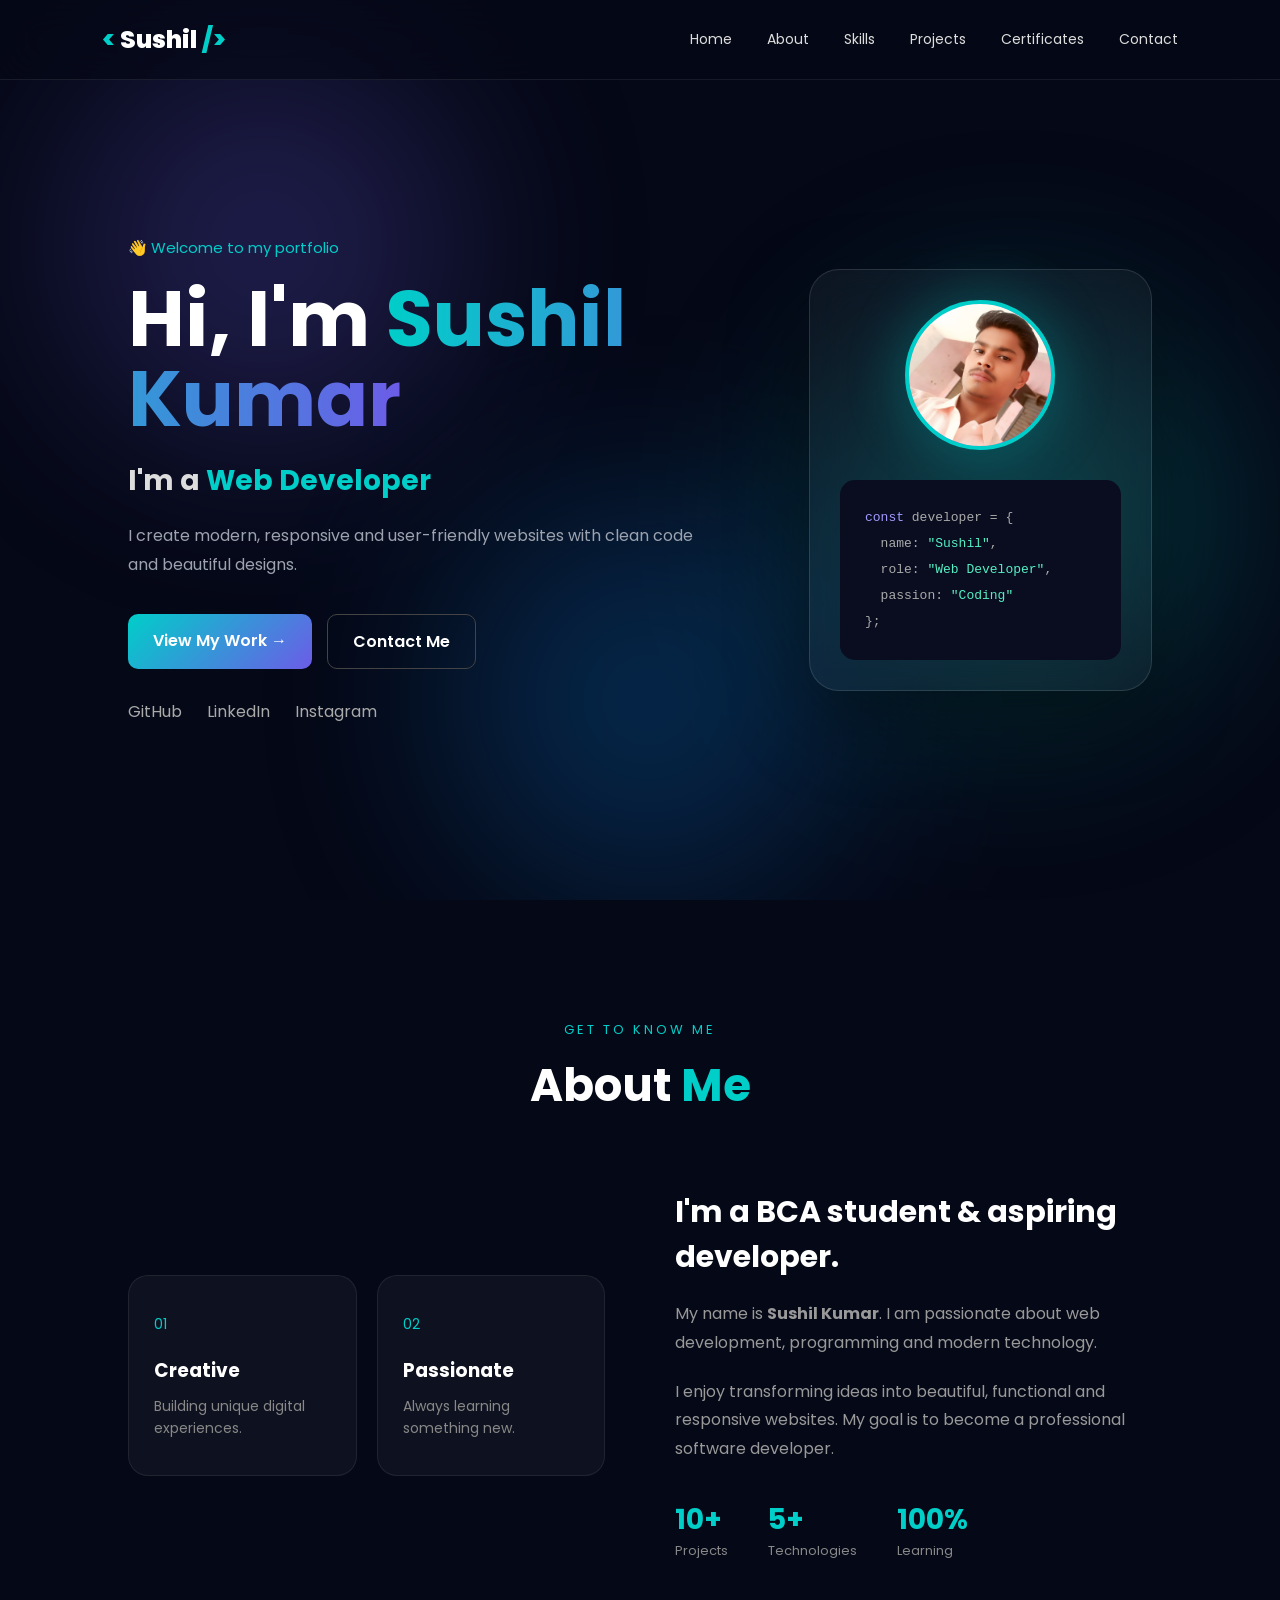
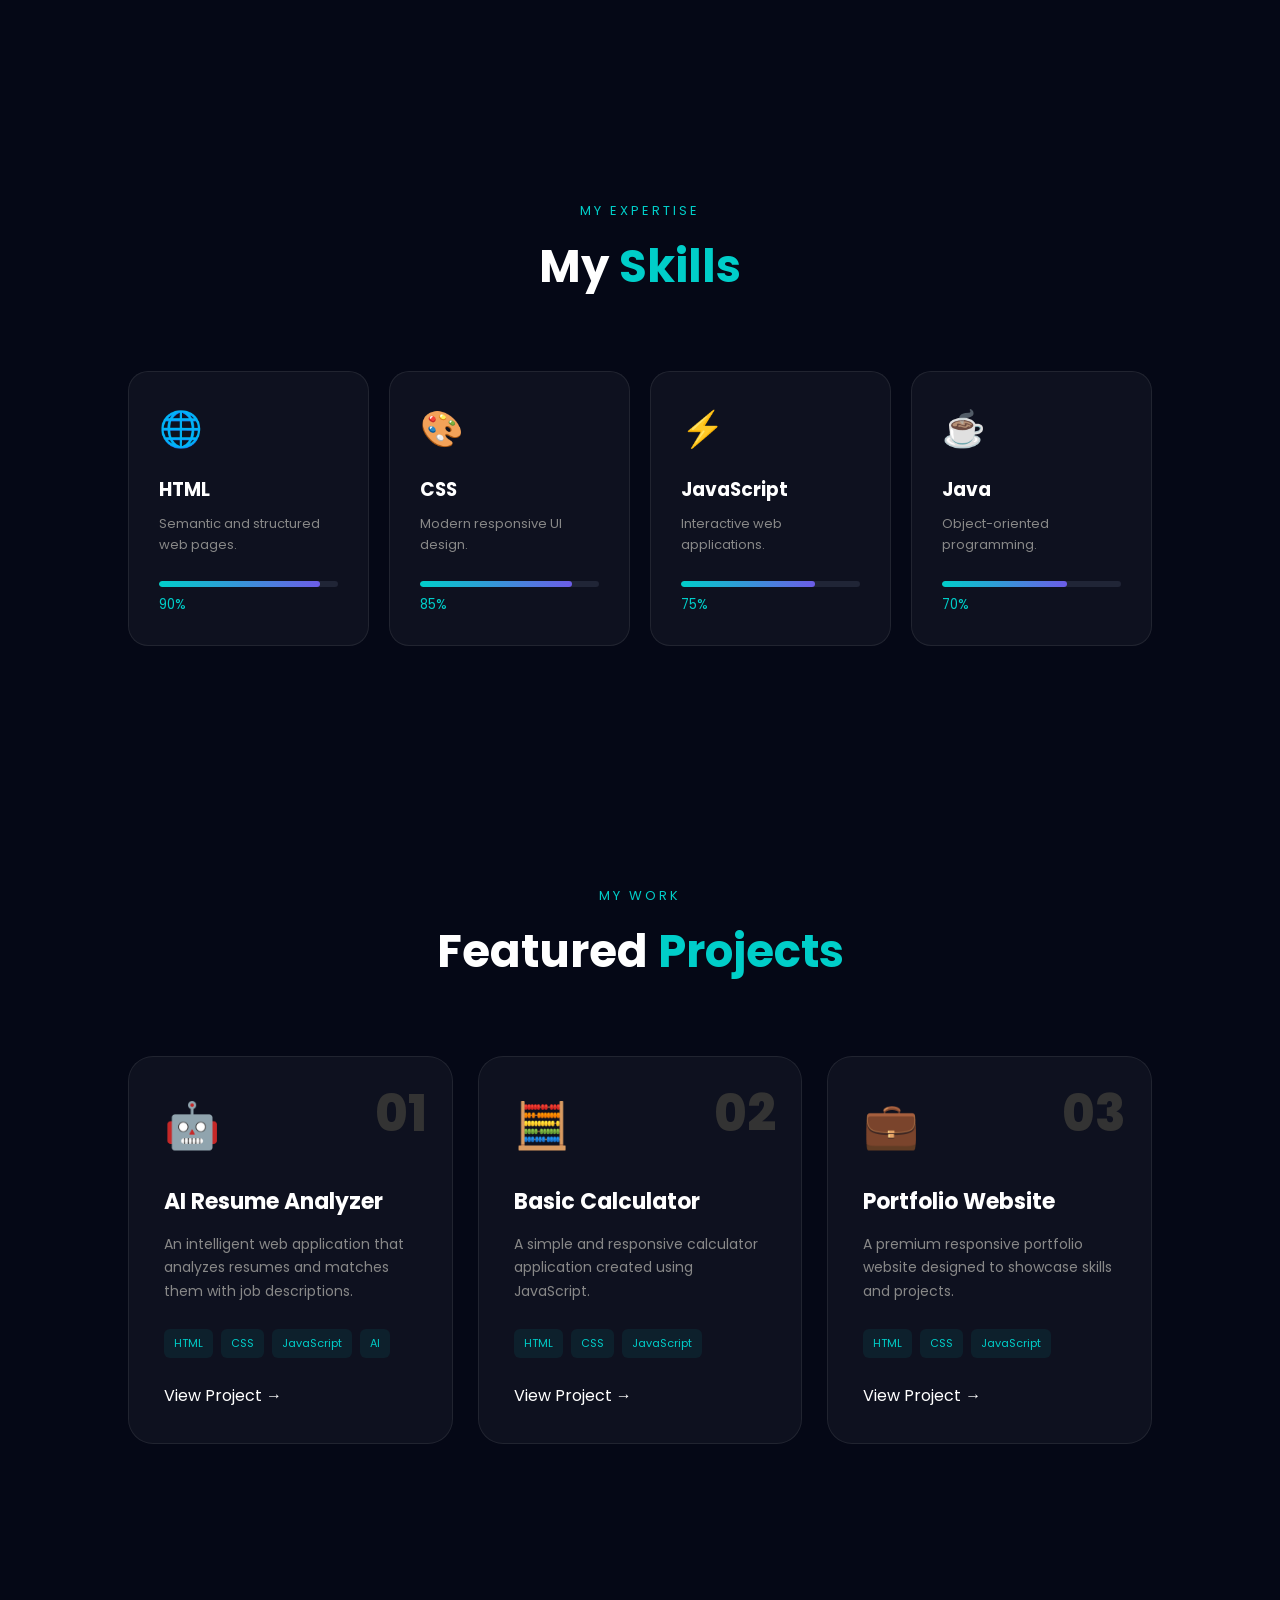
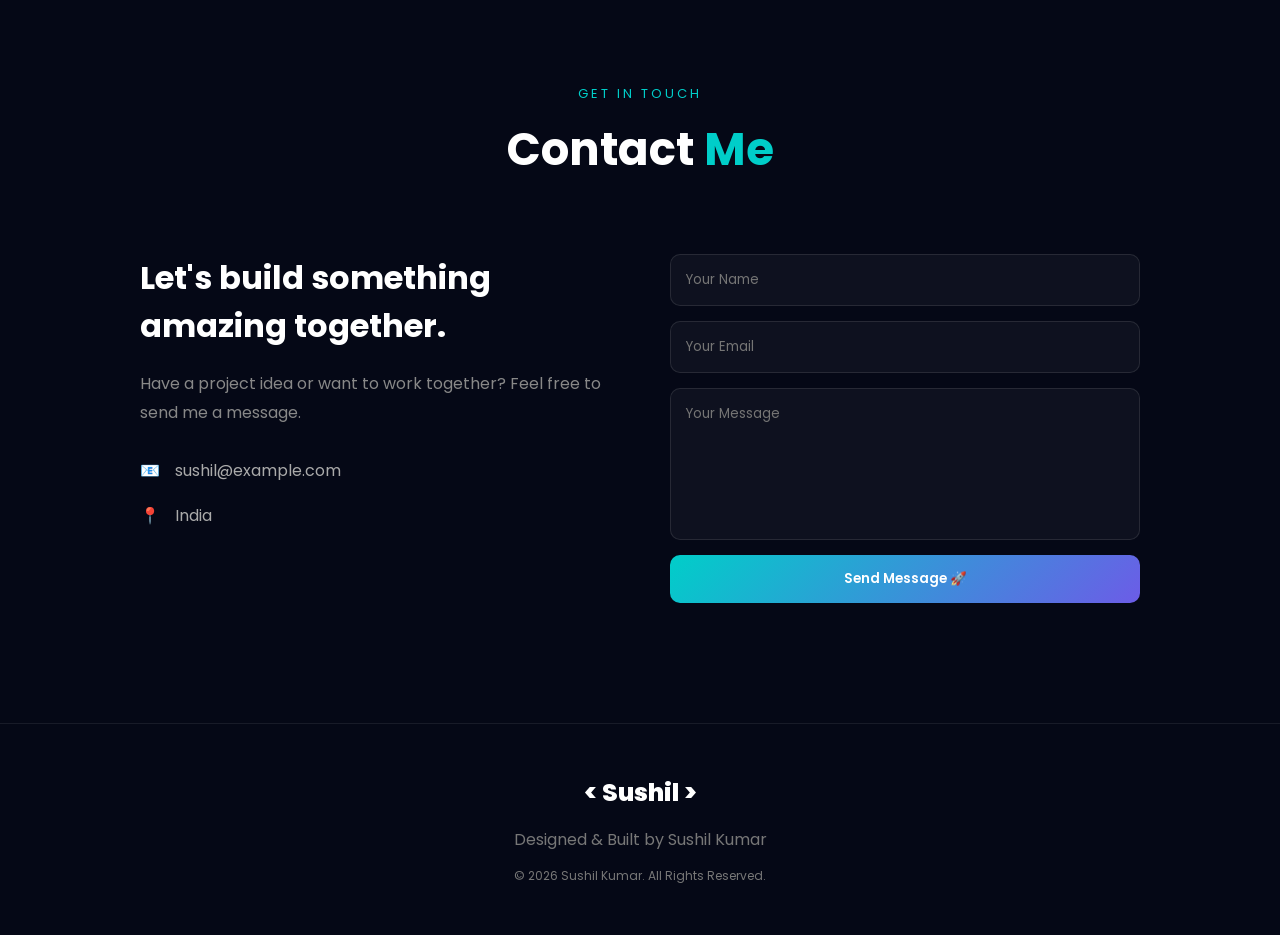
<file: index.html>
<!DOCTYPE html>
<html lang="en">
<head>
    <meta name="google-site-verification" content="QE_JF_ocKrjH3K0ldCygv9zEx1UY6atKDoERGV_yEgM" />
    <meta charset="UTF-8">
    <meta name="viewport" content="width=device-width, initial-scale=1.0">

    <title>Sushil Kumar | Portfolio</title>

    <link rel="stylesheet" href="style.css">

    <link rel="preconnect" href="https://fonts.googleapis.com">
    <link rel="preconnect" href="https://fonts.gstatic.com" crossorigin>

    <link href="https://fonts.googleapis.com/css2?family=Inter:wght@400;500;600;700;800&family=Poppins:wght@400;500;600;700;800&display=swap" rel="stylesheet">
</head>

<body>

    <!-- Background -->
    <div class="background">
        <div class="blob blob1"></div>
        <div class="blob blob2"></div>
        <div class="blob blob3"></div>
    </div>

    <!-- Navbar -->
    <header class="navbar">

        <div class="logo">
            <span>&lt;</span> Sushil <span>/&gt;</span>
        </div>

        <nav id="navMenu">
            <a href="#home">Home</a>
            <a href="#about">About</a>
            <a href="#skills">Skills</a>
            <a href="#projects">Projects</a>
            <a href="certificates.html">Certificates</a>
            <a href="#contact">Contact</a>
        </nav>

        <button class="menu-btn" id="menuBtn">
            ☰
        </button>

    </header>


    <!-- Hero -->
    <section class="hero" id="home">

        <div class="hero-content">

            <p class="welcome">
                👋 Welcome to my portfolio
            </p>

            <h1>
                Hi, I'm <span>Sushil Kumar</span>
            </h1>

            <h2>
                I'm a <span id="typing"></span>
            </h2>

            <p class="hero-text">
                I create modern, responsive and user-friendly
                websites with clean code and beautiful designs.
            </p>

            <div class="hero-buttons">

                <a href="#projects" class="btn primary">
                    View My Work →
                </a>

                <a href="#contact" class="btn secondary">
                    Contact Me
                </a>

            </div>

            <div class="socials">
    <a href="https://www.instagram.com/sushilkumar_9936_s_k/" 
       target="_blank">
        GitHub
    </a>

    <a href="https://www.linkedin.com/in/sushil-kumar-152527348/" 
       target="_blank">
        LinkedIn
    </a>

    <a href="https://www.instagram.com/sushilkumar_996/" 
       target="_blank">
        Instagram
    </a>
</div>

        </div>


        <div class="hero-card">

            <div class="profile-circle">
    <img src="sushil1.jpeg" alt="Sushil Kumar">
</div>

            <div class="code-card">

                <p>
                    <span class="purple">const</span>
                    developer = {
                </p>

                <p>
                    &nbsp;&nbsp;name:
                    <span class="green">"Sushil"</span>,
                </p>

                <p>
                    &nbsp;&nbsp;role:
                    <span class="green">"Web Developer"</span>,
                </p>

                <p>
                    &nbsp;&nbsp;passion:
                    <span class="green">"Coding"</span>
                </p>

                <p>};</p>

            </div>

        </div>

    </section>


    <!-- About -->
    <section class="section" id="about">

        <div class="section-title">

            <p>GET TO KNOW ME</p>

            <h2>
                About <span>Me</span>
            </h2>

        </div>

        <div class="about-container">

            <div class="about-image">

                <div class="about-box">
                    <span>01</span>
                    <h3>Creative</h3>
                    <p>Building unique digital experiences.</p>
                </div>

                <div class="about-box">
                    <span>02</span>
                    <h3>Passionate</h3>
                    <p>Always learning something new.</p>
                </div>

            </div>


            <div class="about-content">

                <h3>
                    I'm a BCA student & aspiring developer.
                </h3>

                <p>
                    My name is <strong>Sushil Kumar</strong>.
                    I am passionate about web development,
                    programming and modern technology.
                </p>

                <p>
                    I enjoy transforming ideas into beautiful,
                    functional and responsive websites.
                    My goal is to become a professional software
                    developer.
                </p>

                <div class="about-stats">

                    <div>
                        <strong>10+</strong>
                        <span>Projects</span>
                    </div>

                    <div>
                        <strong>5+</strong>
                        <span>Technologies</span>
                    </div>

                    <div>
                        <strong>100%</strong>
                        <span>Learning</span>
                    </div>

                </div>

            </div>

        </div>

    </section>


    <!-- Skills -->
    <section class="section skills-section" id="skills">

        <div class="section-title">

            <p>MY EXPERTISE</p>

            <h2>
                My <span>Skills</span>
            </h2>

        </div>


        <div class="skills-grid">

            <div class="skill-card">
                <div class="skill-icon">🌐</div>
                <h3>HTML</h3>
                <p>Semantic and structured web pages.</p>

                <div class="progress">
                    <span style="width:90%"></span>
                </div>

                <small>90%</small>
            </div>


            <div class="skill-card">
                <div class="skill-icon">🎨</div>
                <h3>CSS</h3>
                <p>Modern responsive UI design.</p>

                <div class="progress">
                    <span style="width:85%"></span>
                </div>

                <small>85%</small>
            </div>


            <div class="skill-card">
                <div class="skill-icon">⚡</div>
                <h3>JavaScript</h3>
                <p>Interactive web applications.</p>

                <div class="progress">
                    <span style="width:75%"></span>
                </div>

                <small>75%</small>
            </div>


            <div class="skill-card">
                <div class="skill-icon">☕</div>
                <h3>Java</h3>
                <p>Object-oriented programming.</p>

                <div class="progress">
                    <span style="width:70%"></span>
                </div>

                <small>70%</small>
            </div>

        </div>

    </section>


    <!-- Projects -->
    <section class="section" id="projects">

        <div class="section-title">

            <p>MY WORK</p>

            <h2>
                Featured <span>Projects</span>
            </h2>

        </div>


        <div class="projects-grid">

            <div class="project-card">

                <div class="project-number">
                    01
                </div>

                <div class="project-icon">
                    🤖
                </div>

                <h3>AI Resume Analyzer</h3>

                <p>
                    An intelligent web application that
                    analyzes resumes and matches them
                    with job descriptions.
                </p>

                <div class="tags">
                    <span>HTML</span>
                    <span>CSS</span>
                    <span>JavaScript</span>
                    <span>AI</span>
                </div>

                <a href="#" class="project-link">
                    View Project →
                </a>

            </div>


            <div class="project-card">

                <div class="project-number">
                    02
                </div>

                <div class="project-icon">
                    🧮
                </div>

                <h3>Basic Calculator</h3>

                <p>
                    A simple and responsive calculator
                    application created using JavaScript.
                </p>

                <div class="tags">
                    <span>HTML</span>
                    <span>CSS</span>
                    <span>JavaScript</span>
                </div>

                <a href="#" class="project-link">
                    View Project →
                </a>

            </div>


            <div class="project-card">

                <div class="project-number">
                    03
                </div>

                <div class="project-icon">
                    💼
                </div>

                <h3>Portfolio Website</h3>

                <p>
                    A premium responsive portfolio website
                    designed to showcase skills and projects.
                </p>

                <div class="tags">
                    <span>HTML</span>
                    <span>CSS</span>
                    <span>JavaScript</span>
                </div>

                <a href="#" class="project-link">
                    View Project →
                </a>

            </div>

        </div>

    </section>


    <!-- Contact -->
    <section class="section contact-section" id="contact">

        <div class="section-title">

            <p>GET IN TOUCH</p>

            <h2>
                Contact <span>Me</span>
            </h2>

        </div>


        <div class="contact-container">

            <div class="contact-info">

                <h3>
                    Let's build something amazing together.
                </h3>

                <p>
                    Have a project idea or want to work together?
                    Feel free to send me a message.
                </p>

                <div class="contact-item">
                    📧
                    <span>
                        sushil@example.com
                    </span>
                </div>

                <div class="contact-item">
                    📍
                    <span>
                        India
                    </span>
                </div>

            </div>


            <form id="contactForm">

                <input
                    type="text"
                    placeholder="Your Name"
                    required
                >

                <input
                    type="email"
                    placeholder="Your Email"
                    required
                >

                <textarea
                    placeholder="Your Message"
                    rows="6"
                    required
                ></textarea>

                <button class="btn primary" type="submit">
                    Send Message 🚀
                </button>

            </form>

        </div>

    </section>


    <!-- Footer -->
    <footer>

        <div class="footer-logo">
            &lt; Sushil &gt;
        </div>

        <p>
            Designed & Built by Sushil Kumar
        </p>

        <p class="copyright">
            © 2026 Sushil Kumar. All Rights Reserved.
        </p>

    </footer>


    <script src="script.js"></script>

</body>
</html>
</file>
<file: style.css>
* {
    margin: 0;
    padding: 0;
    box-sizing: border-box;
}

html {
    scroll-behavior: smooth;
}

body {
    font-family: "Poppins", sans-serif;
    background: #050816;
    color: #ffffff;
    overflow-x: hidden;
}


/* Background */

.background {
    position: fixed;
    inset: 0;
    z-index: -1;
    overflow: hidden;
}

.blob {
    position: absolute;
    width: 400px;
    height: 400px;
    border-radius: 50%;
    filter: blur(100px);
    opacity: 0.25;
    animation: float 10s infinite alternate;
}

.blob1 {
    background: #6c5ce7;
    top: 5%;
    left: 5%;
}

.blob2 {
    background: #00cec9;
    right: 5%;
    top: 35%;
    animation-delay: 2s;
}

.blob3 {
    background: #0984e3;
    left: 35%;
    bottom: 0;
    animation-delay: 4s;
}

@keyframes float {

    from {
        transform: translate(0, 0);
    }

    to {
        transform: translate(100px, -80px);
    }
}


/* Navbar */

.navbar {
    width: 100%;
    height: 80px;

    display: flex;
    align-items: center;
    justify-content: space-between;

    padding: 0 8%;

    position: fixed;
    top: 0;
    z-index: 100;

    background: rgba(5, 8, 22, 0.65);
    backdrop-filter: blur(20px);

    border-bottom: 1px solid rgba(255,255,255,0.08);
}

.logo {
    font-size: 25px;
    font-weight: 800;
}

.logo span {
    color: #00cec9;
}

.navbar nav {
    display: flex;
    gap: 35px;
}

.navbar nav a {
    text-decoration: none;
    color: #ddd;
    font-size: 14px;
    transition: 0.3s;
}

.navbar nav a:hover {
    color: #00cec9;
}

.menu-btn {
    display: none;
    background: none;
    color: white;
    border: none;
    font-size: 28px;
}


/* Hero */

.hero {
    min-height: 100vh;

    display: flex;
    align-items: center;
    justify-content: space-between;

    padding: 140px 10% 80px;
    gap: 80px;
}

.hero-content {
    max-width: 650px;
}

.welcome {
    color: #00cec9;
    margin-bottom: 20px;
    font-size: 15px;
}

.hero h1 {
    font-size: clamp(45px, 6vw, 78px);
    line-height: 1.05;
    margin-bottom: 20px;
}

.hero h1 span {
    background: linear-gradient(
        90deg,
        #00cec9,
        #6c5ce7
    );

    -webkit-background-clip: text;
    color: transparent;
}
.profile-circle {
    width: 180px;
    height: 180px;

    margin: 0 auto 30px;

    border-radius: 50%;
    overflow: hidden;

    display: flex;
    align-items: center;
    justify-content: center;

    border: 4px solid #00cec9;

    background: linear-gradient(135deg, #00cec9, #6c5ce7);

    box-shadow: 0 0 60px rgba(0,206,201,0.3);
}

.profile-circle img {
    width: 100%;
    height: 100%;
    object-fit: cover;
    object-position: center;
    display: block;
}

.hero h2 {
    font-size: 28px;
    color: #ddd;
    margin-bottom: 20px;
}

.hero h2 span {
    color: #00cec9;
}

.hero-text {
    color: #9ca3af;
    line-height: 1.8;
    max-width: 580px;
}

.hero-buttons {
    display: flex;
    gap: 15px;
    margin-top: 35px;
}

.btn {
    display: inline-block;
    padding: 14px 25px;
    border-radius: 10px;

    text-decoration: none;
    border: none;

    font-family: inherit;
    font-weight: 600;
    cursor: pointer;

    transition: 0.3s;
}

.primary {
    background: linear-gradient(
        135deg,
        #00cec9,
        #6c5ce7
    );

    color: white;
}

.primary:hover {
    transform: translateY(-4px);
    box-shadow: 0 15px 35px rgba(0,206,201,0.25);
}

.secondary {
    border: 1px solid #444;
    color: white;
}

.secondary:hover {
    border-color: #00cec9;
    color: #00cec9;
}

.socials {
    display: flex;
    gap: 25px;
    margin-top: 30px;
}

.socials a {
    color: #aaa;
    text-decoration: none;
    transition: 0.3s;
}

.socials a:hover {
    color: #00cec9;
}


/* Hero Card */

.hero-card {
    width: 430px;
    padding: 30px;

    border: 1px solid rgba(255,255,255,0.12);

    background: rgba(255,255,255,0.04);

    backdrop-filter: blur(20px);

    border-radius: 30px;

    box-shadow:
        0 30px 80px rgba(0,0,0,0.4);

    animation: cardFloat 5s infinite ease-in-out;
}

@keyframes cardFloat {

    0%,100% {
        transform: translateY(0);
    }

    50% {
        transform: translateY(-15px);
    }
}

.profile-circle {
    width: 150px;
    height: 150px;

    margin: 0 auto 30px;

    border-radius: 50%;

    display: flex;
    align-items: center;
    justify-content: center;

    font-size: 50px;
    font-weight: 800;

    background:
        linear-gradient(135deg,#00cec9,#6c5ce7);

    box-shadow:
        0 0 60px rgba(0,206,201,0.3);
}

.code-card {
    padding: 25px;

    background: #090d1f;

    border-radius: 15px;

    color: #aaa;

    font-family: monospace;
    line-height: 2;
}

.purple {
    color: #a29bfe;
}

.green {
    color: #55efc4;
}


/* Sections */

.section {
    padding: 120px 10%;
}

.section-title {
    text-align: center;
    margin-bottom: 70px;
}

.section-title p {
    color: #00cec9;
    font-size: 13px;
    letter-spacing: 3px;
    margin-bottom: 12px;
}

.section-title h2 {
    font-size: 45px;
}

.section-title h2 span {
    color: #00cec9;
}


/* About */

.about-container {
    display: grid;
    grid-template-columns: 1fr 1fr;
    gap: 70px;
    align-items: center;
}

.about-image {
    display: grid;
    grid-template-columns: 1fr 1fr;
    gap: 20px;
}

.about-box {
    padding: 35px 25px;

    background: rgba(255,255,255,0.04);

    border: 1px solid rgba(255,255,255,0.08);

    border-radius: 20px;

    transition: 0.3s;
}

.about-box:hover {
    transform: translateY(-8px);
    border-color: #00cec9;
}

.about-box span {
    color: #00cec9;
    font-size: 14px;
}

.about-box h3 {
    margin: 20px 0 10px;
}

.about-box p {
    color: #888;
    font-size: 14px;
    line-height: 1.6;
}

.about-content h3 {
    font-size: 30px;
    margin-bottom: 20px;
}

.about-content p {
    color: #999;
    line-height: 1.8;
    margin-bottom: 20px;
}

.about-stats {
    display: flex;
    gap: 40px;
    margin-top: 35px;
}

.about-stats div {
    display: flex;
    flex-direction: column;
}

.about-stats strong {
    color: #00cec9;
    font-size: 28px;
}

.about-stats span {
    color: #888;
    font-size: 13px;
}


/* Skills */

.skills-grid {
    display: grid;
    grid-template-columns: repeat(4,1fr);
    gap: 20px;
}

.skill-card {
    padding: 30px;

    background: rgba(255,255,255,0.04);

    border: 1px solid rgba(255,255,255,0.08);

    border-radius: 20px;

    transition: 0.3s;
}

.skill-card:hover {
    transform: translateY(-10px);
    border-color: #00cec9;
}

.skill-icon {
    font-size: 35px;
    margin-bottom: 20px;
}

.skill-card h3 {
    margin-bottom: 10px;
}

.skill-card p {
    color: #888;
    font-size: 13px;
    line-height: 1.6;
}

.progress {
    height: 6px;
    background: #202536;
    border-radius: 10px;
    margin-top: 25px;
    overflow: hidden;
}

.progress span {
    height: 100%;
    display: block;

    background:
        linear-gradient(90deg,#00cec9,#6c5ce7);

    border-radius: 10px;
}

.skill-card small {
    display: block;
    margin-top: 8px;
    color: #00cec9;
}


/* Projects */

.projects-grid {
    display: grid;
    grid-template-columns: repeat(3,1fr);
    gap: 25px;
}

.project-card {
    position: relative;

    padding: 35px;

    min-height: 370px;

    background: rgba(255,255,255,0.04);

    border: 1px solid rgba(255,255,255,0.08);

    border-radius: 25px;

    transition: 0.4s;

    overflow: hidden;
}

.project-card:hover {
    transform: translateY(-12px);
    border-color: #00cec9;
    box-shadow: 0 20px 50px rgba(0,0,0,0.3);
}

.project-number {
    position: absolute;
    right: 25px;
    top: 20px;

    color: #333;
    font-size: 50px;
    font-weight: 800;
}

.project-icon {
    font-size: 45px;
    margin-bottom: 25px;
}

.project-card h3 {
    font-size: 22px;
    margin-bottom: 15px;
}

.project-card p {
    color: #888;
    font-size: 14px;
    line-height: 1.7;
}

.tags {
    display: flex;
    flex-wrap: wrap;
    gap: 8px;
    margin-top: 25px;
}

.tags span {
    padding: 6px 10px;

    background: rgba(0,206,201,0.08);

    color: #00cec9;

    border-radius: 6px;

    font-size: 11px;
}

.project-link {
    display: inline-block;

    margin-top: 25px;

    color: white;
    text-decoration: none;
}

.project-link:hover {
    color: #00cec9;
}


/* Contact */

.contact-container {
    max-width: 1000px;
    margin: auto;

    display: grid;
    grid-template-columns: 1fr 1fr;

    gap: 60px;
}

.contact-info h3 {
    font-size: 32px;
    margin-bottom: 20px;
}

.contact-info p {
    color: #888;
    line-height: 1.8;
    margin-bottom: 30px;
}

.contact-item {
    display: flex;
    gap: 15px;
    margin-bottom: 20px;
    color: #aaa;
}

.contact-item span {
    color: #aaa;
}

form {
    display: flex;
    flex-direction: column;
    gap: 15px;
}

input,
textarea {
    width: 100%;

    padding: 15px;

    background: rgba(255,255,255,0.04);

    border: 1px solid rgba(255,255,255,0.1);

    border-radius: 10px;

    color: white;

    font-family: inherit;

    outline: none;
}

input:focus,
textarea:focus {
    border-color: #00cec9;
}

textarea {
    resize: none;
}


/* Footer */

footer {
    padding: 50px 20px;

    text-align: center;

    border-top: 1px solid rgba(255,255,255,0.08);

    color: #777;
}

.footer-logo {
    color: white;
    font-size: 25px;
    font-weight: 800;
    margin-bottom: 15px;
}

.copyright {
    margin-top: 15px;
    font-size: 12px;
}


/* Responsive */

@media(max-width: 1000px) {

    .hero {
        flex-direction: column;
        text-align: center;
    }

    .hero-text {
        margin: auto;
    }

    .hero-buttons,
    .socials {
        justify-content: center;
    }

    .skills-grid {
        grid-template-columns: repeat(2,1fr);
    }

    .projects-grid {
        grid-template-columns: 1fr 1fr;
    }

    .hero-card {
        width: min(430px, 100%);
    }
}


@media(max-width: 700px) {

    .navbar {
        padding: 0 5%;
    }

    .navbar nav {
        position: absolute;

        top: 80px;
        left: 0;

        width: 100%;

        flex-direction: column;

        align-items: center;

        padding: 30px;

        background: #080b1b;

        display: none;
    }

    .navbar nav.active {
        display: flex;
    }

    .menu-btn {
        display: block;
    }

    .hero {
        padding: 130px 6% 70px;
    }

    .hero h1 {
        font-size: 45px;
    }

    .hero h2 {
        font-size: 22px;
    }

    .section {
        padding: 80px 6%;
    }

    .section-title h2 {
        font-size: 35px;
    }

    .about-container,
    .contact-container {
        grid-template-columns: 1fr;
    }

    .about-image {
        grid-template-columns: 1fr 1fr;
    }

    .skills-grid,
    .projects-grid {
        grid-template-columns: 1fr;
    }

    .about-stats {
        justify-content: space-between;
        gap: 10px;
    }
}
</file>
